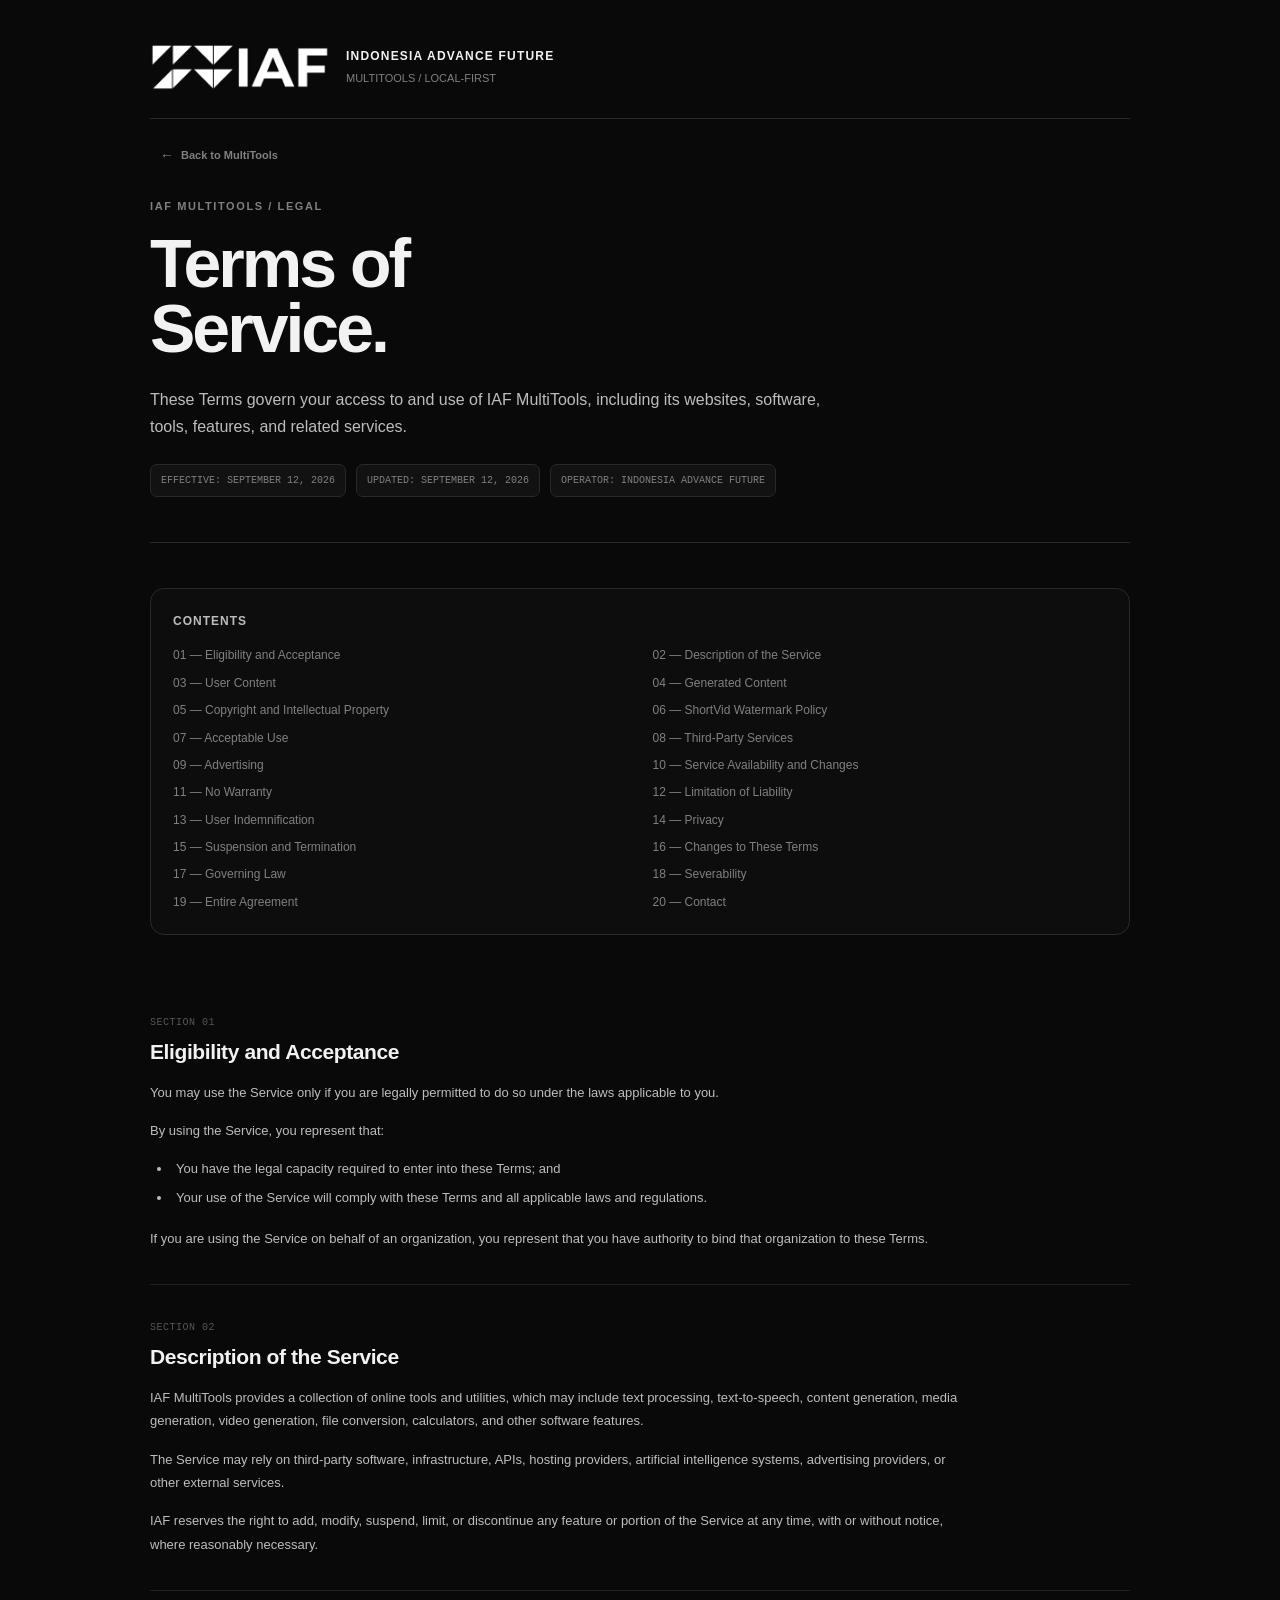
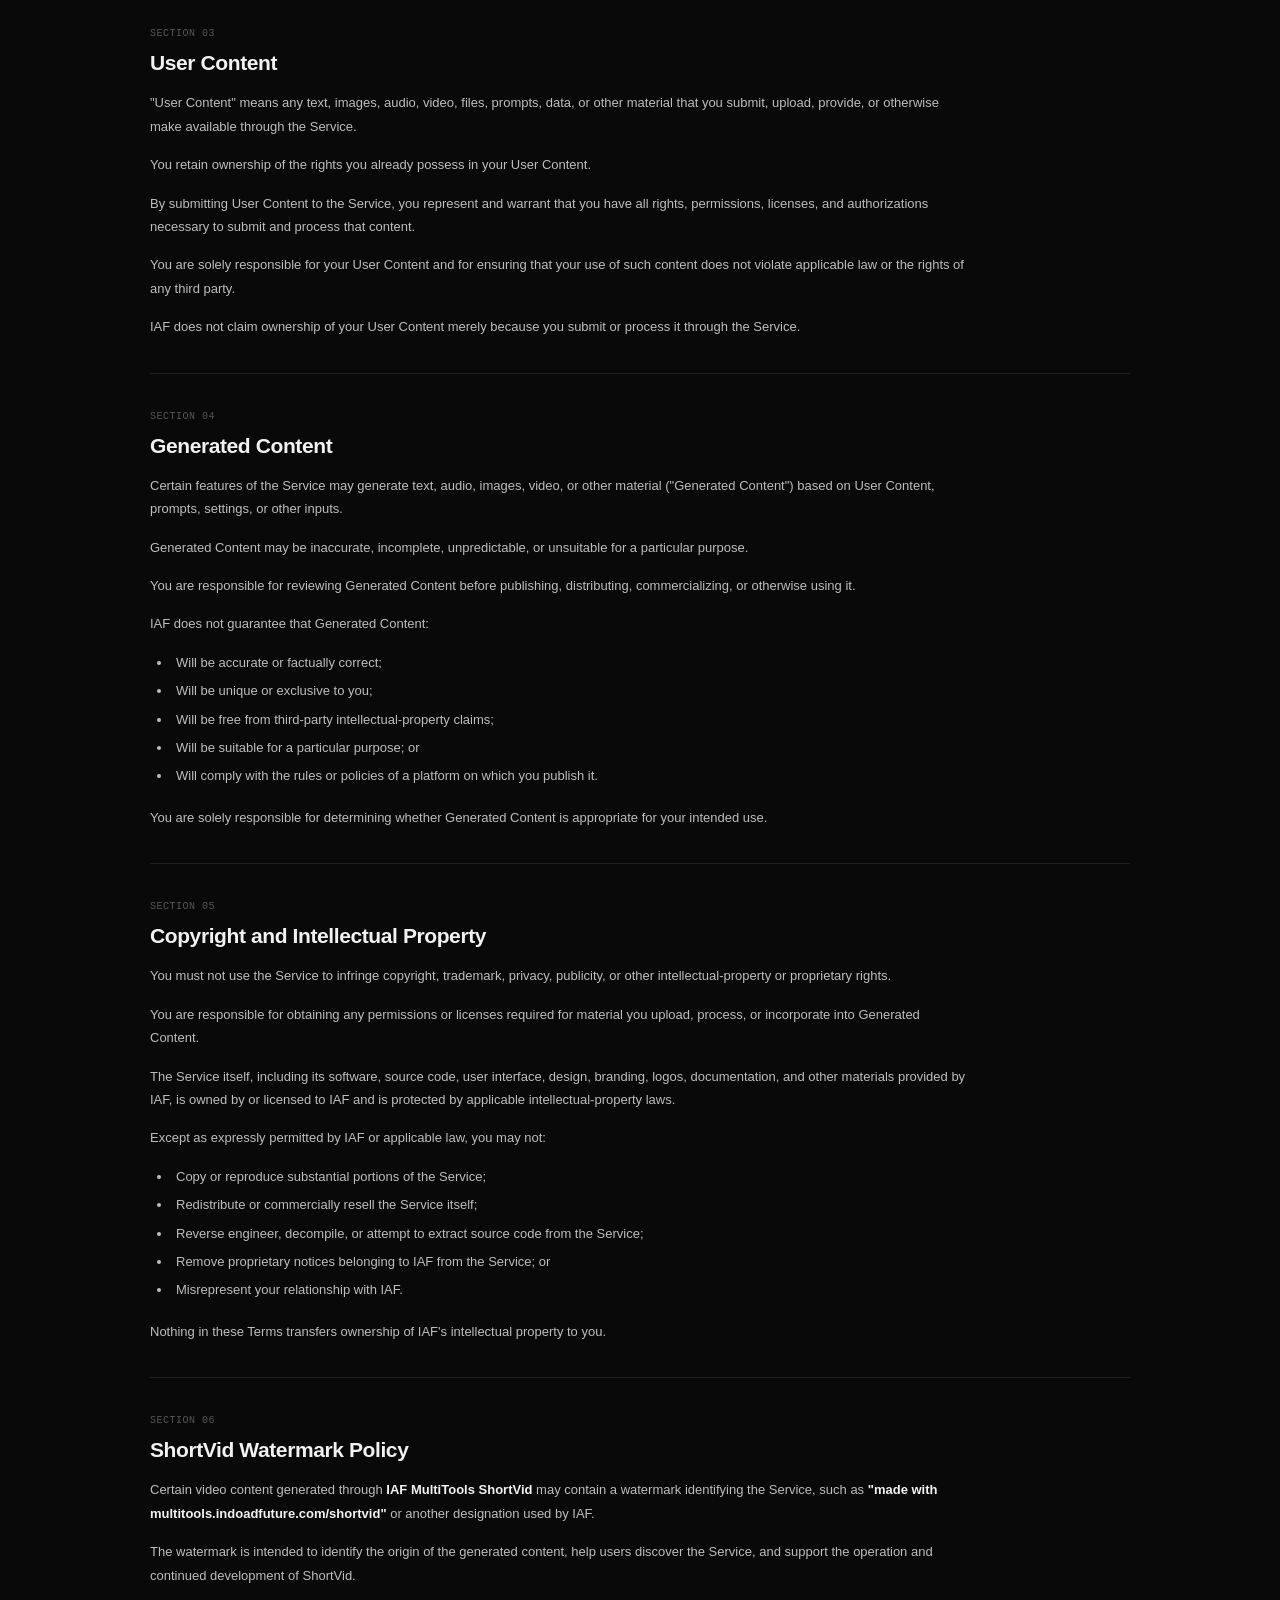
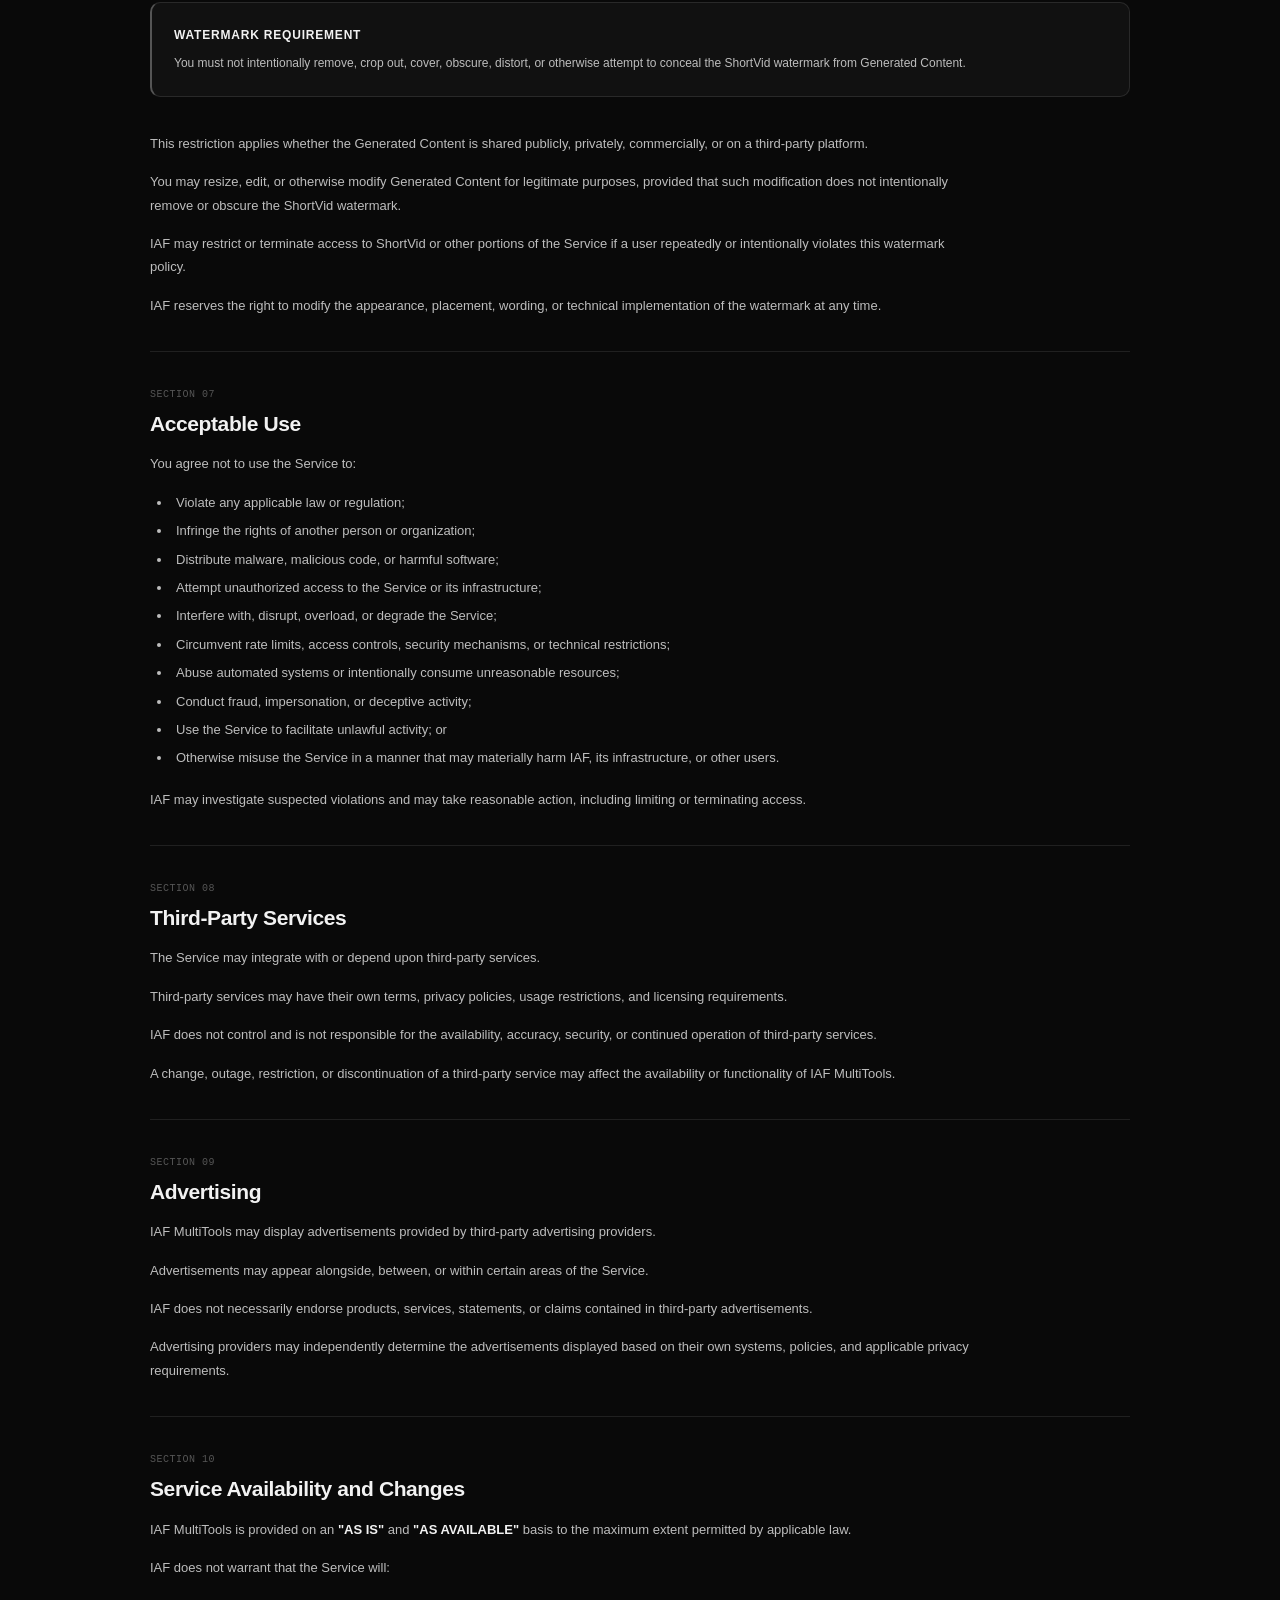
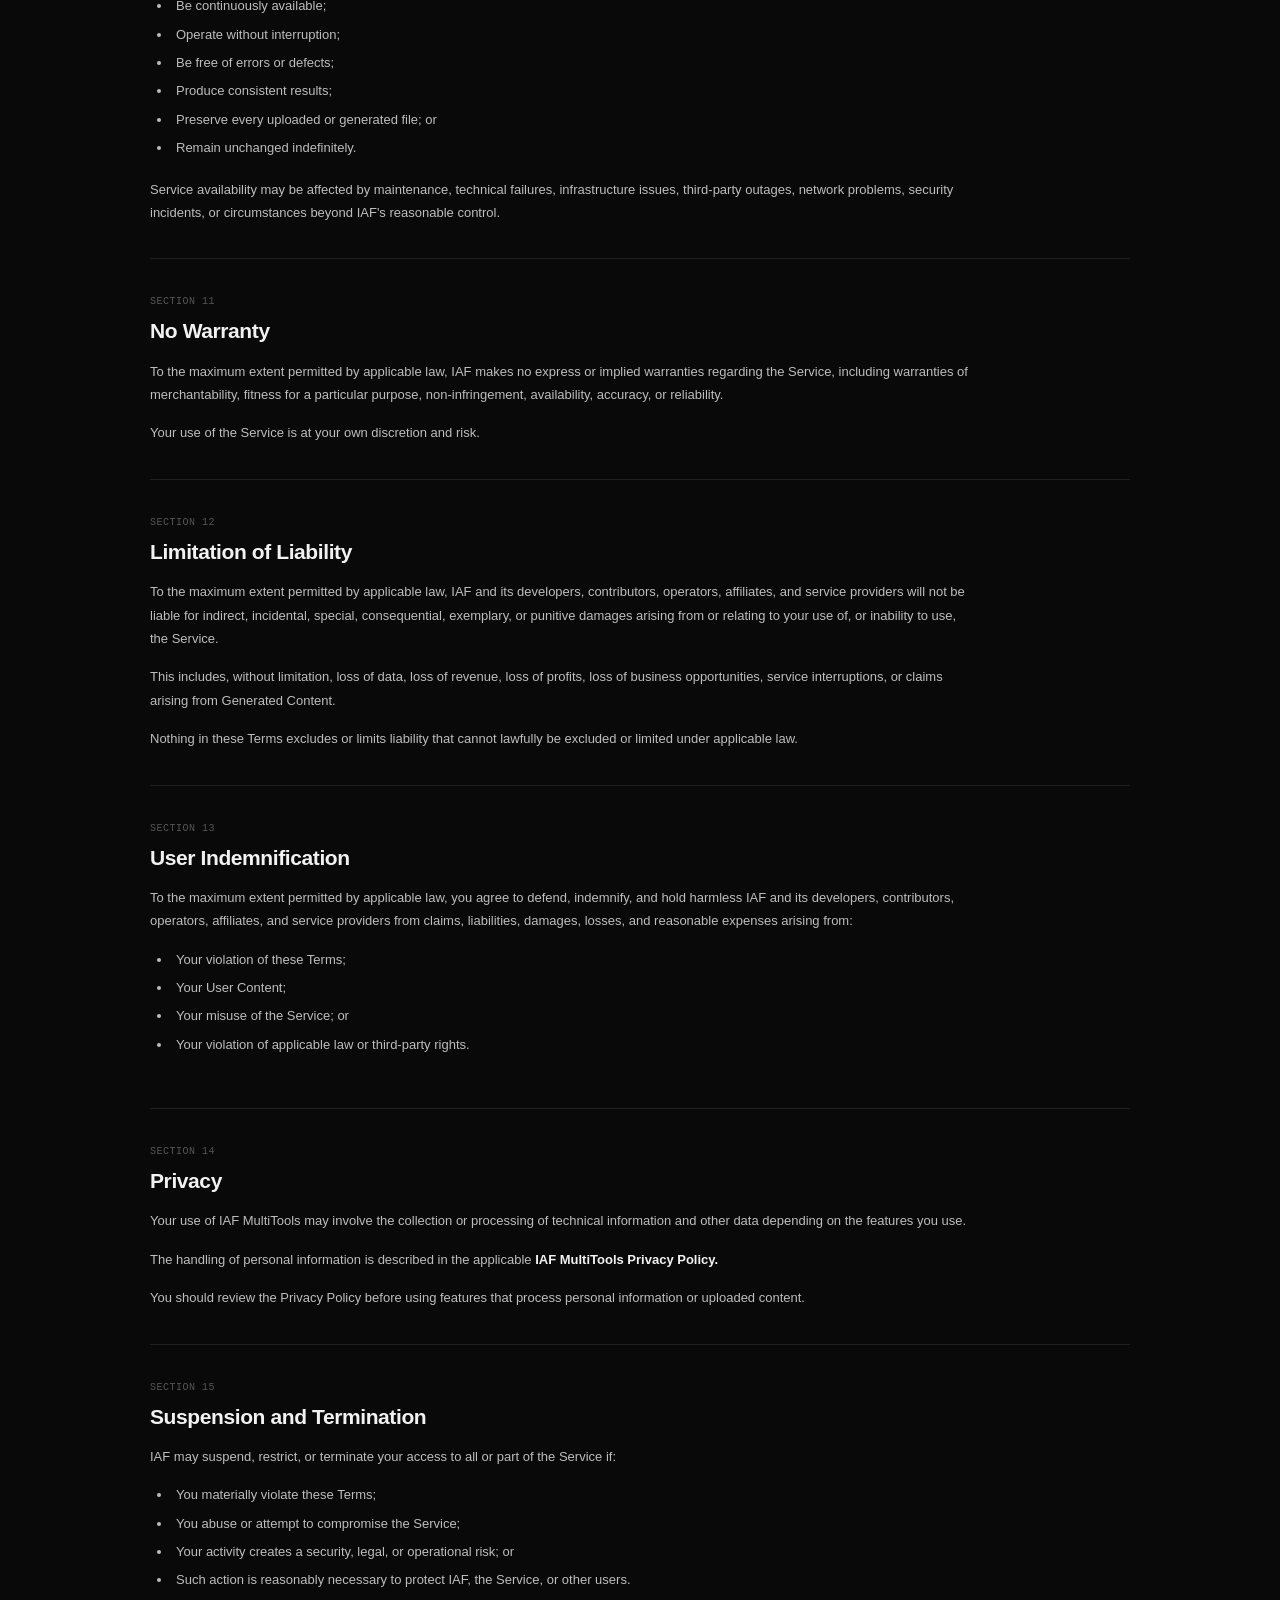
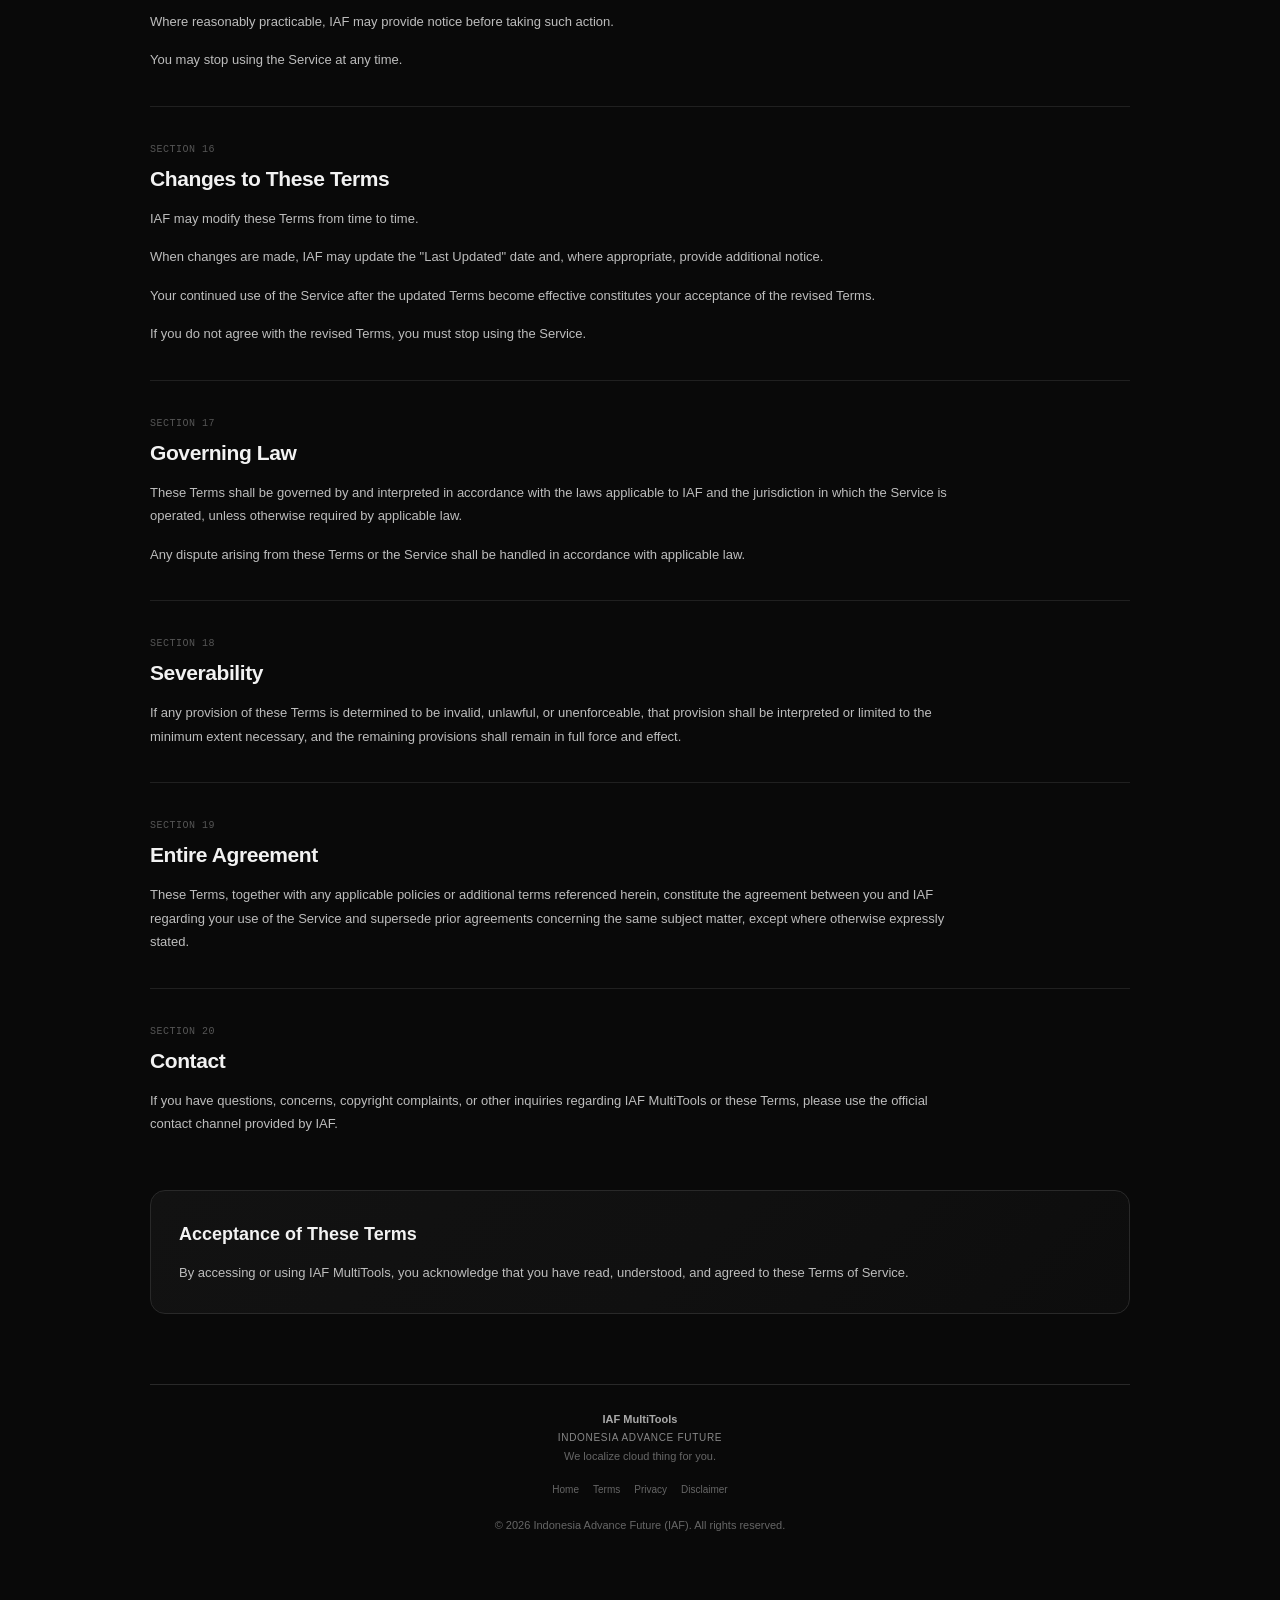
<file: terms.html>
<!DOCTYPE html>

<html lang="en">
<head>
  <meta charset="UTF-8" />
  <meta name="viewport" content="width=device-width, initial-scale=1.0" />

  <title>Terms of Service — IAF MultiTools</title>

<meta
 name="description"
 content="Terms of Service for IAF MultiTools — Indonesia Advance Future."
/>

  <style>
    * {
      box-sizing: border-box;
    }

    :root {
      --bg: #090909;
      --panel: #111111;
      --panel-2: #151515;
      --panel-3: #0d0d0d;

      --border: #292929;
      --border-soft: #202020;

      --text: #f2f2f2;
      --soft: #bdbdbd;
      --muted: #808080;
      --dim: #555555;

      --success: #78d99a;
    }

    html {
      scroll-behavior: smooth;
    }

    body {
      margin: 0;
      min-height: 100vh;

      background: var(--bg);
      color: var(--text);

      font-family:
        Arial,
        Helvetica,
        sans-serif;

      line-height: 1.7;
    }

    a {
      color: inherit;
      text-decoration: none;
    }

    .app {
      width: min(980px, calc(100% - 32px));
      margin: 0 auto;
      padding: 28px 0 70px;
    }


    /* =====================================================
       HEADER
    ===================================================== */

    .header {
      display: flex;
      align-items: center;
      justify-content: space-between;

      gap: 30px;

      padding: 12px 0 24px;

      border-bottom: 1px solid var(--border);
    }

    .brand {
      display: flex;
      align-items: center;
      gap: 16px;

      min-width: 0;
    }

    .logo {
      width: auto;
      height: 54px;
      max-width: 180px;

      display: block;

      object-fit: contain;

      background: transparent;
      border: none;
      border-radius: 0;
      padding: 0;
    }

    .brand-info {
      display: flex;
      flex-direction: column;
      gap: 3px;

      min-width: 0;
    }

    .brand-name {
      margin: 0;

      font-size: 12px;
      font-weight: 700;

      letter-spacing: 1.2px;
      white-space: nowrap;
    }

    .brand-subtitle {
      margin: 0;

      color: var(--muted);

      font-size: 11px;
    }

    .header-status {
      color: var(--muted);

      font-size: 10px;
      font-family: monospace;

      white-space: nowrap;
    }

    .header-status span {
      color: var(--success);
    }


    /* =====================================================
       PAGE HEADER
    ===================================================== */

    .page-header {
      padding: 20px 0 45px;

      border-bottom: 1px solid var(--border);
    }


    /* =====================================================
       BACK LINK
    ===================================================== */

    .back-link {
      display: inline-flex;
      align-items: center;
      gap: 7px;

      margin-bottom: 25px;

      padding: 6px 9px;

      border: 1px solid transparent;
      border-radius: 7px;

      color: var(--muted);

      font-size: 11px;
      font-weight: 700;

      transition:
        color 0.15s ease,
        background 0.15s ease,
        border-color 0.15s ease;
    }

    .back-link:hover {
      color: var(--text);

      background: var(--panel);

      border-color: var(--border);
    }

    .back-link span {
      font-size: 14px;
      line-height: 1;
    }


    /* =====================================================
       PAGE TITLE
    ===================================================== */

    .page-label {
      margin-bottom: 16px;

      color: var(--muted);

      font-size: 11px;
      font-weight: 700;

      letter-spacing: 1.6px;
      text-transform: uppercase;
    }

    .page-title {
      margin: 0;

      font-size: clamp(42px, 7vw, 68px);
      line-height: 0.95;

      letter-spacing: -3px;
    }

    .page-description {
      max-width: 700px;

      margin: 25px 0 0;

      color: var(--soft);

      font-size: 16px;
      line-height: 1.7;
    }

    .page-meta {
      display: flex;
      flex-wrap: wrap;
      gap: 10px;

      margin-top: 24px;
    }

    .meta-item {
      padding: 7px 10px;

      background: #121212;

      border: 1px solid var(--border);
      border-radius: 7px;

      color: var(--muted);

      font-size: 10px;
      font-family: monospace;
    }


    /* =====================================================
       CONTENT
    ===================================================== */

    .content {
      padding-top: 45px;
    }

    .toc {
      margin-bottom: 45px;

      padding: 22px;

      background: var(--panel-3);

      border: 1px solid var(--border);
      border-radius: 14px;
    }

    .toc-title {
      margin: 0 0 14px;

      color: var(--soft);

      font-size: 12px;
      font-weight: 700;

      letter-spacing: 1px;
      text-transform: uppercase;
    }

    .toc-links {
      display: grid;
      grid-template-columns: repeat(2, 1fr);

      gap: 7px 25px;
    }

    .toc-links a {
      color: var(--muted);

      font-size: 12px;

      transition: color 0.15s ease;
    }

    .toc-links a:hover {
      color: var(--text);
    }


    /* =====================================================
       TERMS SECTIONS
    ===================================================== */

    .terms-section {
      padding: 34px 0;

      border-top: 1px solid var(--border-soft);
    }

    .terms-section:first-of-type {
      border-top: none;
    }

    .section-number {
      margin-bottom: 7px;

      color: var(--dim);

      font-size: 10px;
      font-family: monospace;

      letter-spacing: 0.5px;
    }

    .terms-section h2 {
      margin: 0 0 15px;

      font-size: 21px;
      line-height: 1.3;

      letter-spacing: -0.4px;
    }

    .terms-section p {
      max-width: 820px;

      margin: 0 0 15px;

      color: var(--soft);

      font-size: 13px;
      line-height: 1.8;
    }

    .terms-section p:last-child {
      margin-bottom: 0;
    }

    .terms-section strong {
      color: var(--text);
    }

    .terms-section ul {
      max-width: 820px;

      margin: 12px 0 18px;
      padding-left: 22px;

      color: var(--soft);

      font-size: 13px;
      line-height: 1.8;
    }

    .terms-section li {
      margin: 5px 0;
      padding-left: 4px;
    }


    /* =====================================================
       IMPORTANT NOTICE
    ===================================================== */

    .notice {
      margin: 10px 0 35px;

      padding: 22px;

      background: #111111;

      border: 1px solid var(--border);
      border-left: 2px solid #555;

      border-radius: 10px;
    }

    .notice-title {
      margin: 0 0 8px;

      color: var(--text);

      font-size: 12px;
      font-weight: 700;

      letter-spacing: 0.8px;
      text-transform: uppercase;
    }

    .notice p {
      margin: 0;

      color: var(--soft);

      font-size: 12px;
      line-height: 1.7;
    }


    /* =====================================================
       FINAL ACCEPTANCE
    ===================================================== */

    .acceptance {
      margin-top: 20px;
      padding: 28px;

      background:
        linear-gradient(
          135deg,
          #121212 0%,
          #101010 55%,
          #0d0d0d 100%
        );

      border: 1px solid var(--border);
      border-radius: 15px;
    }

    .acceptance h2 {
      margin: 0 0 12px;

      font-size: 18px;
    }

    .acceptance p {
      margin: 0;

      color: var(--soft);

      font-size: 13px;
      line-height: 1.8;
    }


    /* =====================================================
       FOOTER
    ===================================================== */

    .footer {
      margin-top: 70px;
      padding-top: 25px;

      border-top: 1px solid var(--border);

      color: #666;

      text-align: center;

      font-size: 11px;
      line-height: 1.7;
    }

    .footer strong {
      color: #aaa;
    }

    .footer-name {
      color: #888;

      font-size: 10px;
      letter-spacing: 0.7px;
    }

    .footer-links {
      display: flex;
      align-items: center;
      justify-content: center;

      flex-wrap: wrap;

      gap: 14px;

      margin-top: 15px;
    }

    .footer-links a {
      color: #666;

      font-size: 10px;
    }

    .footer-links a:hover {
      color: #aaa;
    }


    /* =====================================================
       RESPONSIVE
    ===================================================== */

    @media (max-width: 700px) {

      .app {
        width: min(100% - 20px, 980px);

        padding-top: 18px;
      }

      .header {
        align-items: flex-start;

        flex-direction: column;

        gap: 18px;
      }

      .brand {
        width: 100%;
      }

      .logo {
        height: 48px;
        max-width: 150px;
      }

      .brand-name {
        white-space: normal;
      }

      .header-status {
        display: none;
      }

      .page-header {
        padding-top: 30px;
      }

      .back-link {
        margin-bottom: 22px;

        padding: 5px 7px;

        font-size: 10px;
      }

      .back-link span {
        font-size: 13px;
      }

      .page-title {
        letter-spacing: -2.5px;
      }

      .page-description {
        font-size: 14px;
      }

      .toc-links {
        grid-template-columns: 1fr;
      }

      .terms-section {
        padding: 29px 0;
      }

      .terms-section h2 {
        font-size: 19px;
      }

      .terms-section p,
      .terms-section ul {
        font-size: 12px;
      }
    }
  </style>

</head>

<body>

  <main class="app">


<!-- ===================================================
     HEADER
=================================================== -->

<header class="header">

  <a
    class="brand"
    href="index.html"
    aria-label="IAF MultiTools home"
  >

    <img
      class="logo"
      src="asset/iaf-logo.png"
      alt="Indonesia Advance Future"
    />

    <div class="brand-info">

      <h1 class="brand-name">
        INDONESIA ADVANCE FUTURE
      </h1>

      <p class="brand-subtitle">
        MULTITOOLS / LOCAL-FIRST
      </p>

    </div>

  </a>

</header>



<!-- ===================================================
     PAGE HEADER
=================================================== -->

<section class="page-header">

  <a
    class="back-link"
    href="index.html"
    onclick="if (history.length > 1) { history.back(); return false; }"
    aria-label="Return to the previous page"
  >
    <span>←</span>
    Back to MultiTools
  </a>

  <div class="page-label">
    IAF MULTITOOLS / LEGAL
  </div>

  <h2 class="page-title">
    Terms of<br />
    Service.
  </h2>

  <p class="page-description">
    These Terms govern your access to and use of
    IAF MultiTools, including its websites,
    software, tools, features, and related services.
  </p>

  <div class="page-meta">

    <div class="meta-item">
      EFFECTIVE: SEPTEMBER 12, 2026
    </div>

    <div class="meta-item">
      UPDATED: SEPTEMBER 12, 2026
    </div>

    <div class="meta-item">
      OPERATOR: INDONESIA ADVANCE FUTURE
    </div>

  </div>

</section>



<!-- ===================================================
     CONTENT
=================================================== -->

<div class="content">


  <!-- TABLE OF CONTENTS -->

  <nav class="toc">

    <h2 class="toc-title">
      Contents
    </h2>

    <div class="toc-links">

      <a href="#section-1">01 — Eligibility and Acceptance</a>
      <a href="#section-2">02 — Description of the Service</a>
      <a href="#section-3">03 — User Content</a>
      <a href="#section-4">04 — Generated Content</a>
      <a href="#section-5">05 — Copyright and Intellectual Property</a>
      <a href="#section-6">06 — ShortVid Watermark Policy</a>
      <a href="#section-7">07 — Acceptable Use</a>
      <a href="#section-8">08 — Third-Party Services</a>
      <a href="#section-9">09 — Advertising</a>
      <a href="#section-10">10 — Service Availability and Changes</a>
      <a href="#section-11">11 — No Warranty</a>
      <a href="#section-12">12 — Limitation of Liability</a>
      <a href="#section-13">13 — User Indemnification</a>
      <a href="#section-14">14 — Privacy</a>
      <a href="#section-15">15 — Suspension and Termination</a>
      <a href="#section-16">16 — Changes to These Terms</a>
      <a href="#section-17">17 — Governing Law</a>
      <a href="#section-18">18 — Severability</a>
      <a href="#section-19">19 — Entire Agreement</a>
      <a href="#section-20">20 — Contact</a>

    </div>

  </nav>



  <!-- SECTION 01 -->

  <section class="terms-section" id="section-1">

    <div class="section-number">
      SECTION 01
    </div>

    <h2>
      Eligibility and Acceptance
    </h2>

    <p>
      You may use the Service only if you are
      legally permitted to do so under the laws
      applicable to you.
    </p>

    <p>
      By using the Service, you represent that:
    </p>

    <ul>
      <li>
        You have the legal capacity required to
        enter into these Terms; and
      </li>

      <li>
        Your use of the Service will comply with
        these Terms and all applicable laws and
        regulations.
      </li>
    </ul>

    <p>
      If you are using the Service on behalf of
      an organization, you represent that you have
      authority to bind that organization to these
      Terms.
    </p>

  </section>



  <!-- SECTION 02 -->

  <section class="terms-section" id="section-2">

    <div class="section-number">
      SECTION 02
    </div>

    <h2>
      Description of the Service
    </h2>

    <p>
      IAF MultiTools provides a collection of
      online tools and utilities, which may include
      text processing, text-to-speech, content
      generation, media generation, video generation,
      file conversion, calculators, and other
      software features.
    </p>

    <p>
      The Service may rely on third-party software,
      infrastructure, APIs, hosting providers,
      artificial intelligence systems, advertising
      providers, or other external services.
    </p>

    <p>
      IAF reserves the right to add, modify,
      suspend, limit, or discontinue any feature or
      portion of the Service at any time, with or
      without notice, where reasonably necessary.
    </p>

  </section>



  <!-- SECTION 03 -->

  <section class="terms-section" id="section-3">

    <div class="section-number">
      SECTION 03
    </div>

    <h2>
      User Content
    </h2>

    <p>
      "User Content" means any text, images, audio,
      video, files, prompts, data, or other material
      that you submit, upload, provide, or otherwise
      make available through the Service.
    </p>

    <p>
      You retain ownership of the rights you already
      possess in your User Content.
    </p>

    <p>
      By submitting User Content to the Service,
      you represent and warrant that you have all
      rights, permissions, licenses, and
      authorizations necessary to submit and process
      that content.
    </p>

    <p>
      You are solely responsible for your User
      Content and for ensuring that your use of such
      content does not violate applicable law or the
      rights of any third party.
    </p>

    <p>
      IAF does not claim ownership of your User
      Content merely because you submit or process it
      through the Service.
    </p>

  </section>



  <!-- SECTION 04 -->

  <section class="terms-section" id="section-4">

    <div class="section-number">
      SECTION 04
    </div>

    <h2>
      Generated Content
    </h2>

    <p>
      Certain features of the Service may generate
      text, audio, images, video, or other material
      ("Generated Content") based on User Content,
      prompts, settings, or other inputs.
    </p>

    <p>
      Generated Content may be inaccurate,
      incomplete, unpredictable, or unsuitable for
      a particular purpose.
    </p>

    <p>
      You are responsible for reviewing Generated
      Content before publishing, distributing,
      commercializing, or otherwise using it.
    </p>

    <p>
      IAF does not guarantee that Generated Content:
    </p>

    <ul>
      <li>
        Will be accurate or factually correct;
      </li>

      <li>
        Will be unique or exclusive to you;
      </li>

      <li>
        Will be free from third-party
        intellectual-property claims;
      </li>

      <li>
        Will be suitable for a particular purpose;
        or
      </li>

      <li>
        Will comply with the rules or policies of
        a platform on which you publish it.
      </li>
    </ul>

    <p>
      You are solely responsible for determining
      whether Generated Content is appropriate for
      your intended use.
    </p>

  </section>



  <!-- SECTION 05 -->

  <section class="terms-section" id="section-5">

    <div class="section-number">
      SECTION 05
    </div>

    <h2>
      Copyright and Intellectual Property
    </h2>

    <p>
      You must not use the Service to infringe
      copyright, trademark, privacy, publicity,
      or other intellectual-property or proprietary
      rights.
    </p>

    <p>
      You are responsible for obtaining any
      permissions or licenses required for material
      you upload, process, or incorporate into
      Generated Content.
    </p>

    <p>
      The Service itself, including its software,
      source code, user interface, design, branding,
      logos, documentation, and other materials
      provided by IAF, is owned by or licensed to IAF
      and is protected by applicable
      intellectual-property laws.
    </p>

    <p>
      Except as expressly permitted by IAF or
      applicable law, you may not:
    </p>

    <ul>
      <li>
        Copy or reproduce substantial portions of
        the Service;
      </li>

      <li>
        Redistribute or commercially resell the
        Service itself;
      </li>

      <li>
        Reverse engineer, decompile, or attempt to
        extract source code from the Service;
      </li>

      <li>
        Remove proprietary notices belonging to IAF
        from the Service; or
      </li>

      <li>
        Misrepresent your relationship with IAF.
      </li>
    </ul>

    <p>
      Nothing in these Terms transfers ownership of
      IAF's intellectual property to you.
    </p>

  </section>



  <!-- SECTION 06 -->

  <section class="terms-section" id="section-6">

    <div class="section-number">
      SECTION 06
    </div>

    <h2>
      ShortVid Watermark Policy
    </h2>

    <p>
      Certain video content generated through
      <strong>IAF MultiTools ShortVid</strong> may
      contain a watermark identifying the Service,
      such as
      <strong>
        "made with multitools.indoadfuture.com/shortvid"
      </strong>
      or another designation used by IAF.
    </p>

    <p>
      The watermark is intended to identify the
      origin of the generated content, help users
      discover the Service, and support the operation
      and continued development of ShortVid.
    </p>

    <div class="notice">

      <div class="notice-title">
        Watermark Requirement
      </div>

      <p>
        You must not intentionally remove, crop out,
        cover, obscure, distort, or otherwise attempt
        to conceal the ShortVid watermark from
        Generated Content.
      </p>

    </div>

    <p>
      This restriction applies whether the Generated
      Content is shared publicly, privately,
      commercially, or on a third-party platform.
    </p>

    <p>
      You may resize, edit, or otherwise modify
      Generated Content for legitimate purposes,
      provided that such modification does not
      intentionally remove or obscure the ShortVid
      watermark.
    </p>

    <p>
      IAF may restrict or terminate access to ShortVid
      or other portions of the Service if a user
      repeatedly or intentionally violates this
      watermark policy.
    </p>

    <p>
      IAF reserves the right to modify the appearance,
      placement, wording, or technical implementation
      of the watermark at any time.
    </p>

  </section>



  <!-- SECTION 07 -->

  <section class="terms-section" id="section-7">

    <div class="section-number">
      SECTION 07
    </div>

    <h2>
      Acceptable Use
    </h2>

    <p>
      You agree not to use the Service to:
    </p>

    <ul>
      <li>
        Violate any applicable law or regulation;
      </li>

      <li>
        Infringe the rights of another person or
        organization;
      </li>

      <li>
        Distribute malware, malicious code, or
        harmful software;
      </li>

      <li>
        Attempt unauthorized access to the Service
        or its infrastructure;
      </li>

      <li>
        Interfere with, disrupt, overload, or degrade
        the Service;
      </li>

      <li>
        Circumvent rate limits, access controls,
        security mechanisms, or technical
        restrictions;
      </li>

      <li>
        Abuse automated systems or intentionally
        consume unreasonable resources;
      </li>

      <li>
        Conduct fraud, impersonation, or deceptive
        activity;
      </li>

      <li>
        Use the Service to facilitate unlawful
        activity; or
      </li>

      <li>
        Otherwise misuse the Service in a manner
        that may materially harm IAF, its
        infrastructure, or other users.
      </li>
    </ul>

    <p>
      IAF may investigate suspected violations and
      may take reasonable action, including limiting
      or terminating access.
    </p>

  </section>



  <!-- SECTION 08 -->

  <section class="terms-section" id="section-8">

    <div class="section-number">
      SECTION 08
    </div>

    <h2>
      Third-Party Services
    </h2>

    <p>
      The Service may integrate with or depend upon
      third-party services.
    </p>

    <p>
      Third-party services may have their own terms,
      privacy policies, usage restrictions, and
      licensing requirements.
    </p>

    <p>
      IAF does not control and is not responsible for
      the availability, accuracy, security, or
      continued operation of third-party services.
    </p>

    <p>
      A change, outage, restriction, or
      discontinuation of a third-party service may
      affect the availability or functionality of
      IAF MultiTools.
    </p>

  </section>



  <!-- SECTION 09 -->

  <section class="terms-section" id="section-9">

    <div class="section-number">
      SECTION 09
    </div>

    <h2>
      Advertising
    </h2>

    <p>
      IAF MultiTools may display advertisements
      provided by third-party advertising providers.
    </p>

    <p>
      Advertisements may appear alongside, between,
      or within certain areas of the Service.
    </p>

    <p>
      IAF does not necessarily endorse products,
      services, statements, or claims contained in
      third-party advertisements.
    </p>

    <p>
      Advertising providers may independently
      determine the advertisements displayed based
      on their own systems, policies, and applicable
      privacy requirements.
    </p>

  </section>



  <!-- SECTION 10 -->

  <section class="terms-section" id="section-10">

    <div class="section-number">
      SECTION 10
    </div>

    <h2>
      Service Availability and Changes
    </h2>

    <p>
      IAF MultiTools is provided on an
      <strong>"AS IS"</strong>
      and
      <strong>"AS AVAILABLE"</strong>
      basis to the maximum extent permitted by
      applicable law.
    </p>

    <p>
      IAF does not warrant that the Service will:
    </p>

    <ul>
      <li>
        Be continuously available;
      </li>

      <li>
        Operate without interruption;
      </li>

      <li>
        Be free of errors or defects;
      </li>

      <li>
        Produce consistent results;
      </li>

      <li>
        Preserve every uploaded or generated file;
        or
      </li>

      <li>
        Remain unchanged indefinitely.
      </li>
    </ul>

    <p>
      Service availability may be affected by
      maintenance, technical failures,
      infrastructure issues, third-party outages,
      network problems, security incidents, or
      circumstances beyond IAF's reasonable control.
    </p>

  </section>



  <!-- SECTION 11 -->

  <section class="terms-section" id="section-11">

    <div class="section-number">
      SECTION 11
    </div>

    <h2>
      No Warranty
    </h2>

    <p>
      To the maximum extent permitted by applicable
      law, IAF makes no express or implied warranties
      regarding the Service, including warranties of
      merchantability, fitness for a particular
      purpose, non-infringement, availability,
      accuracy, or reliability.
    </p>

    <p>
      Your use of the Service is at your own
      discretion and risk.
    </p>

  </section>



  <!-- SECTION 12 -->

  <section class="terms-section" id="section-12">

    <div class="section-number">
      SECTION 12
    </div>

    <h2>
      Limitation of Liability
    </h2>

    <p>
      To the maximum extent permitted by applicable
      law, IAF and its developers, contributors,
      operators, affiliates, and service providers
      will not be liable for indirect, incidental,
      special, consequential, exemplary, or punitive
      damages arising from or relating to your use
      of, or inability to use, the Service.
    </p>

    <p>
      This includes, without limitation, loss of
      data, loss of revenue, loss of profits, loss
      of business opportunities, service interruptions,
      or claims arising from Generated Content.
    </p>

    <p>
      Nothing in these Terms excludes or limits
      liability that cannot lawfully be excluded or
      limited under applicable law.
    </p>

  </section>



  <!-- SECTION 13 -->

  <section class="terms-section" id="section-13">

    <div class="section-number">
      SECTION 13
    </div>

    <h2>
      User Indemnification
    </h2>

    <p>
      To the maximum extent permitted by applicable
      law, you agree to defend, indemnify, and hold
      harmless IAF and its developers, contributors,
      operators, affiliates, and service providers
      from claims, liabilities, damages, losses, and
      reasonable expenses arising from:
    </p>

    <ul>
      <li>
        Your violation of these Terms;
      </li>

      <li>
        Your User Content;
      </li>

      <li>
        Your misuse of the Service; or
      </li>

      <li>
        Your violation of applicable law or
        third-party rights.
      </li>
    </ul>

  </section>



  <!-- SECTION 14 -->

  <section class="terms-section" id="section-14">

    <div class="section-number">
      SECTION 14
    </div>

    <h2>
      Privacy
    </h2>

    <p>
      Your use of IAF MultiTools may involve the
      collection or processing of technical
      information and other data depending on the
      features you use.
    </p>

    <p>
      The handling of personal information is
      described in the applicable
      <strong>
        IAF MultiTools Privacy Policy.
      </strong>
    </p>

    <p>
      You should review the Privacy Policy before
      using features that process personal
      information or uploaded content.
    </p>

  </section>



  <!-- SECTION 15 -->

  <section class="terms-section" id="section-15">

    <div class="section-number">
      SECTION 15
    </div>

    <h2>
      Suspension and Termination
    </h2>

    <p>
      IAF may suspend, restrict, or terminate your
      access to all or part of the Service if:
    </p>

    <ul>
      <li>
        You materially violate these Terms;
      </li>

      <li>
        You abuse or attempt to compromise the
        Service;
      </li>

      <li>
        Your activity creates a security, legal, or
        operational risk; or
      </li>

      <li>
        Such action is reasonably necessary to
        protect IAF, the Service, or other users.
      </li>
    </ul>

    <p>
      Where reasonably practicable, IAF may provide
      notice before taking such action.
    </p>

    <p>
      You may stop using the Service at any time.
    </p>

  </section>



  <!-- SECTION 16 -->

  <section class="terms-section" id="section-16">

    <div class="section-number">
      SECTION 16
    </div>

    <h2>
      Changes to These Terms
    </h2>

    <p>
      IAF may modify these Terms from time to time.
    </p>

    <p>
      When changes are made, IAF may update the
      "Last Updated" date and, where appropriate,
      provide additional notice.
    </p>

    <p>
      Your continued use of the Service after the
      updated Terms become effective constitutes your
      acceptance of the revised Terms.
    </p>

    <p>
      If you do not agree with the revised Terms,
      you must stop using the Service.
    </p>

  </section>



  <!-- SECTION 17 -->

  <section class="terms-section" id="section-17">

    <div class="section-number">
      SECTION 17
    </div>

    <h2>
      Governing Law
    </h2>

    <p>
      These Terms shall be governed by and
      interpreted in accordance with the laws
      applicable to IAF and the jurisdiction in which
      the Service is operated, unless otherwise
      required by applicable law.
    </p>

    <p>
      Any dispute arising from these Terms or the
      Service shall be handled in accordance with
      applicable law.
    </p>

  </section>



  <!-- SECTION 18 -->

  <section class="terms-section" id="section-18">

    <div class="section-number">
      SECTION 18
    </div>

    <h2>
      Severability
    </h2>

    <p>
      If any provision of these Terms is determined
      to be invalid, unlawful, or unenforceable,
      that provision shall be interpreted or limited
      to the minimum extent necessary, and the
      remaining provisions shall remain in full
      force and effect.
    </p>

  </section>



  <!-- SECTION 19 -->

  <section class="terms-section" id="section-19">

    <div class="section-number">
      SECTION 19
    </div>

    <h2>
      Entire Agreement
    </h2>

    <p>
      These Terms, together with any applicable
      policies or additional terms referenced herein,
      constitute the agreement between you and IAF
      regarding your use of the Service and supersede
      prior agreements concerning the same subject
      matter, except where otherwise expressly stated.
    </p>

  </section>



  <!-- SECTION 20 -->

  <section class="terms-section" id="section-20">

    <div class="section-number">
      SECTION 20
    </div>

    <h2>
      Contact
    </h2>

    <p>
      If you have questions, concerns, copyright
      complaints, or other inquiries regarding
      IAF MultiTools or these Terms, please use the
      official contact channel provided by IAF.
    </p>

  </section>



  <!-- FINAL ACCEPTANCE -->

  <section class="acceptance">

    <h2>
      Acceptance of These Terms
    </h2>

    <p>
      By accessing or using IAF MultiTools, you
      acknowledge that you have read, understood,
      and agreed to these Terms of Service.
    </p>

  </section>


</div>



<!-- ===================================================
     FOOTER
=================================================== -->

<footer class="footer">

  <strong>
    IAF MultiTools
  </strong>

  <br />

  <span class="footer-name">
    INDONESIA ADVANCE FUTURE
  </span>

  <br />

  We localize cloud thing for you.

  <div class="footer-links">

    <a href="index.html">
      Home
    </a>

    <a href="terms.html">
      Terms
    </a>

    <a href="#">
      Privacy
    </a>

    <a href="#">
      Disclaimer
    </a>

  </div>

  <br />

  © 2026 Indonesia Advance Future (IAF).
  All rights reserved.

</footer>

  </main>

</body>
</html>
</file>
